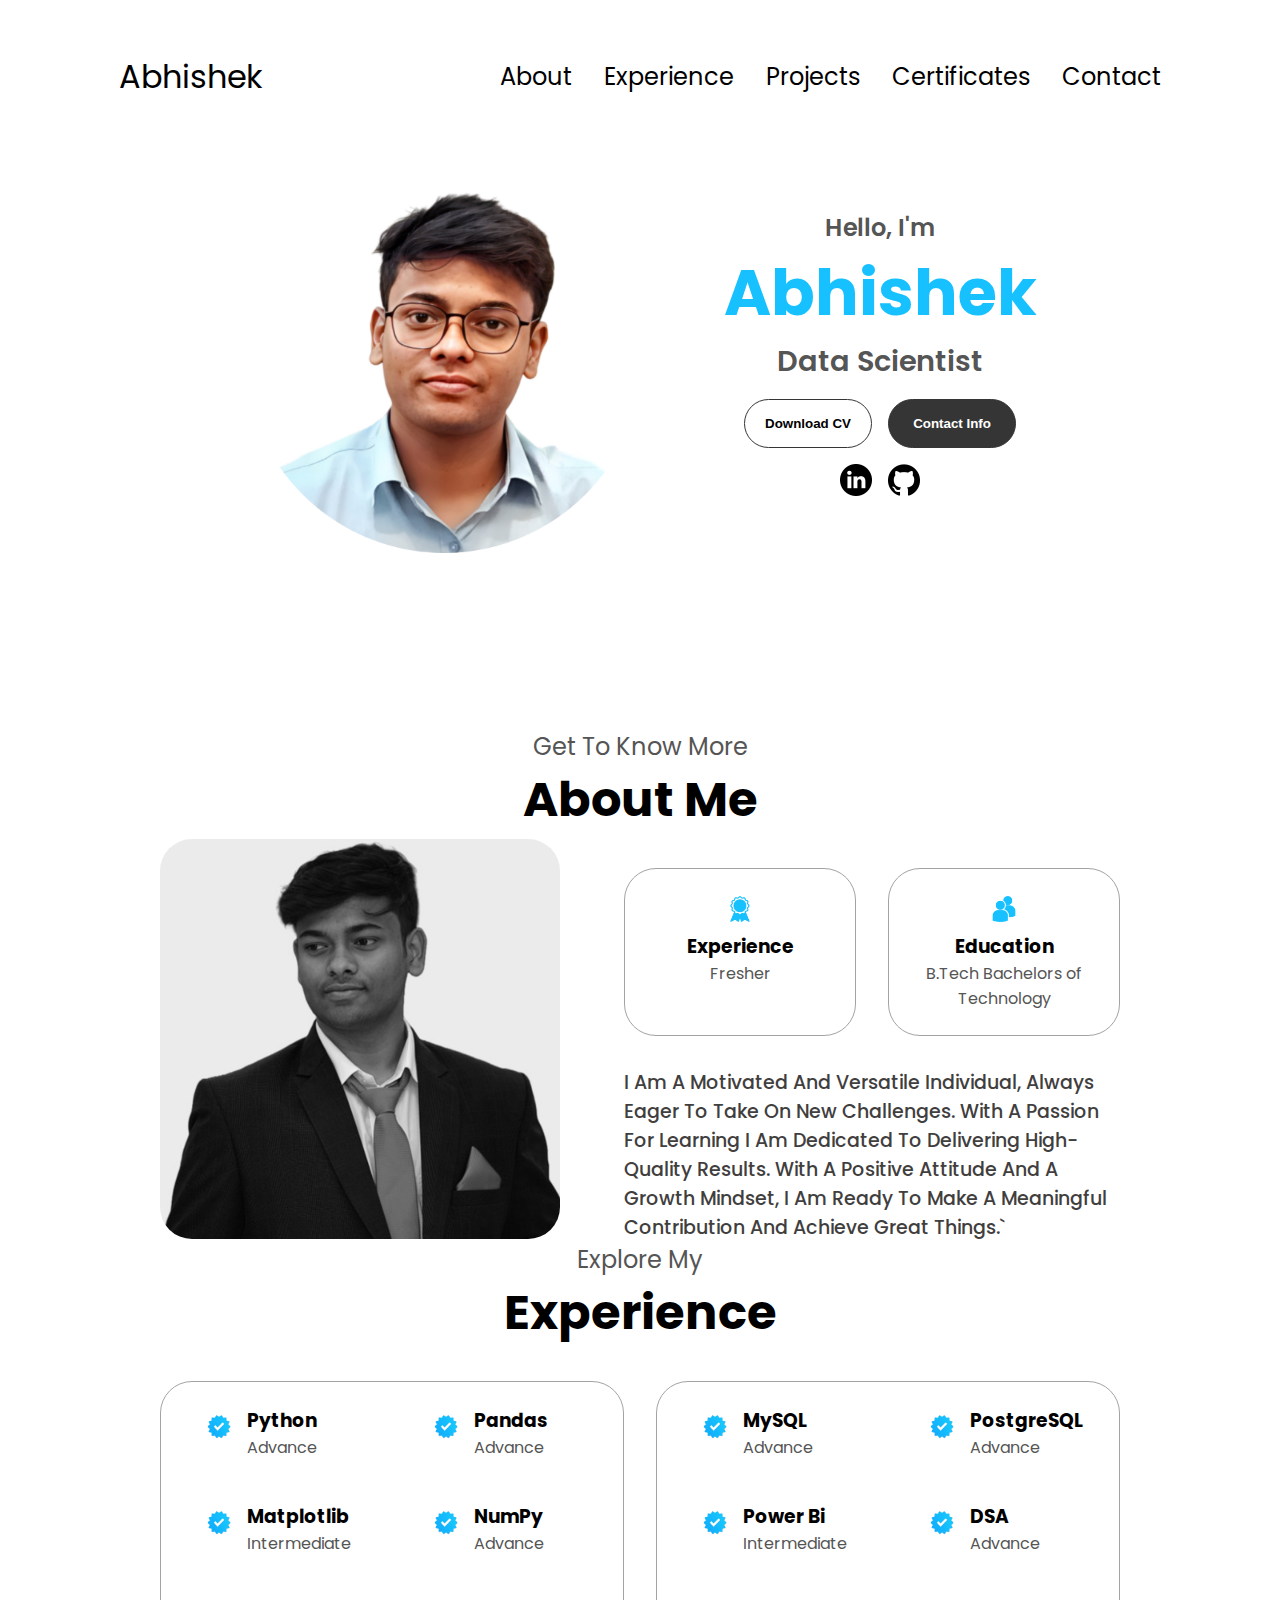
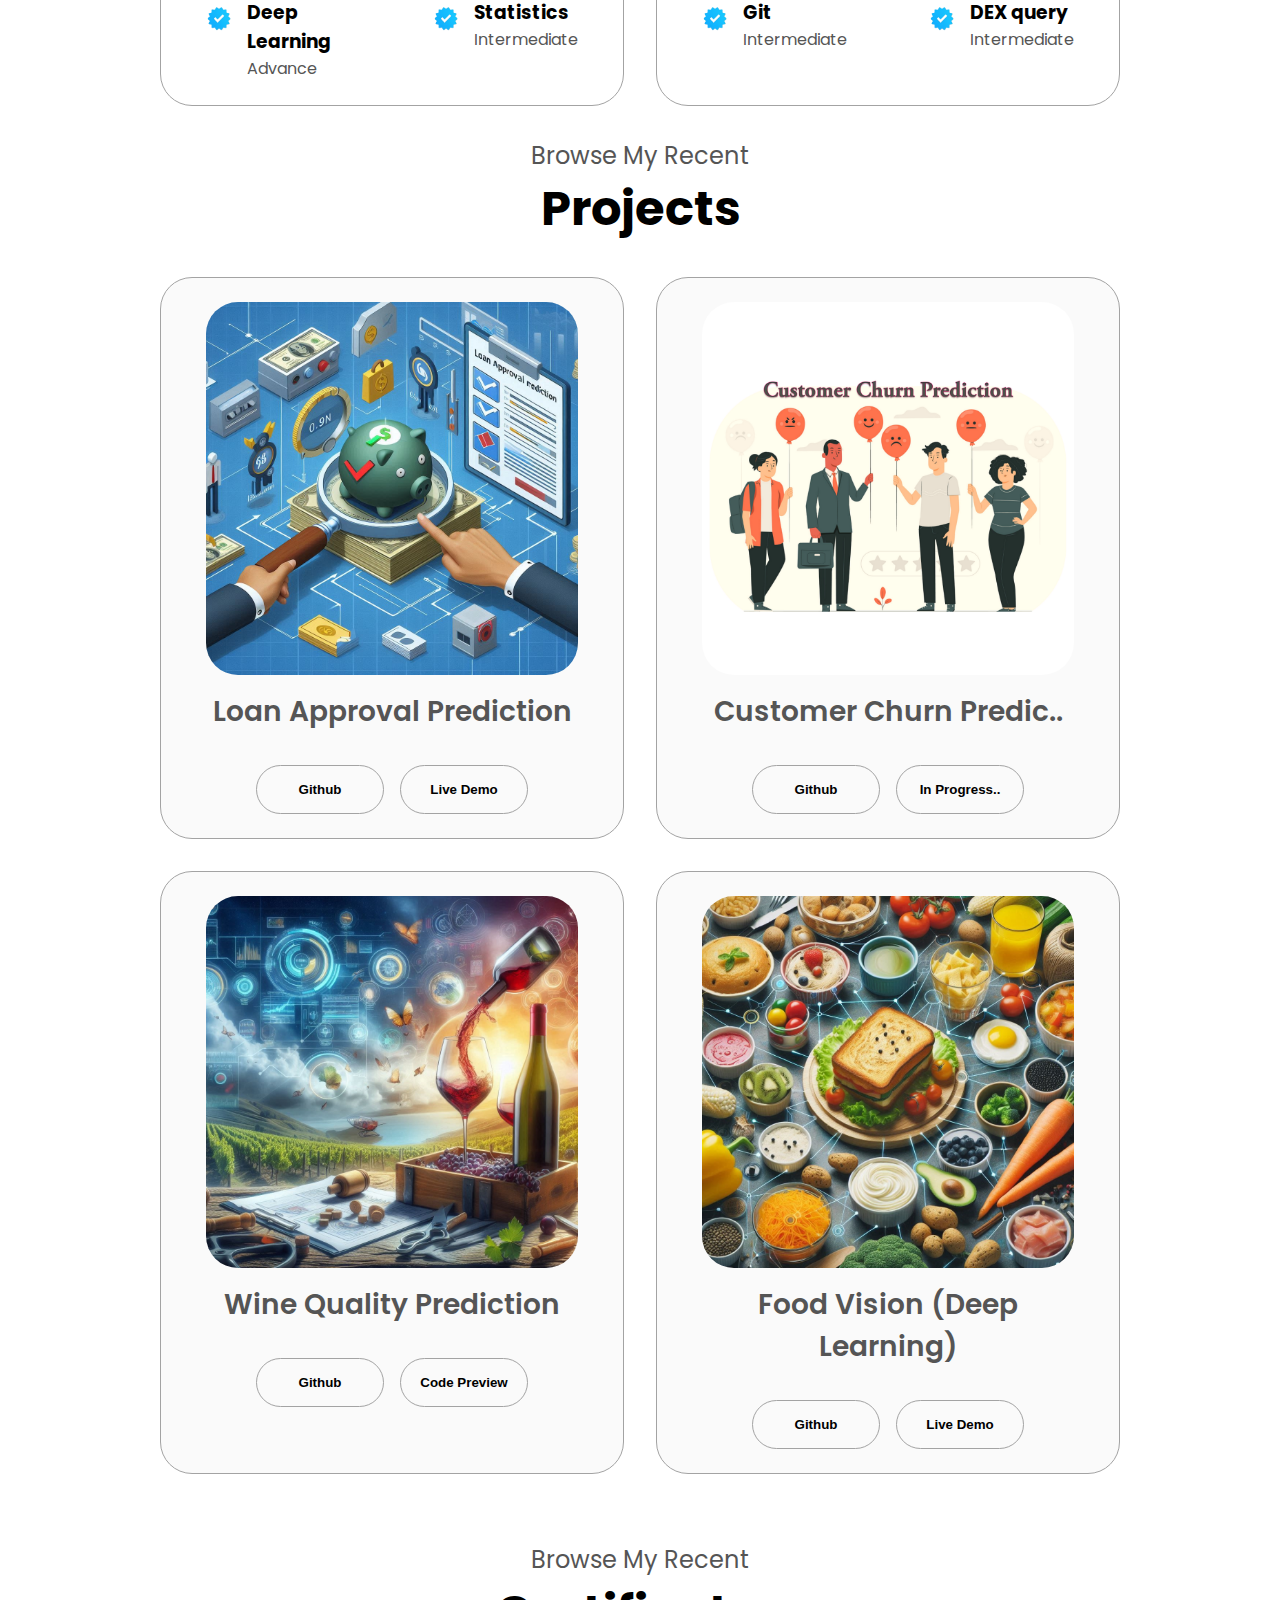
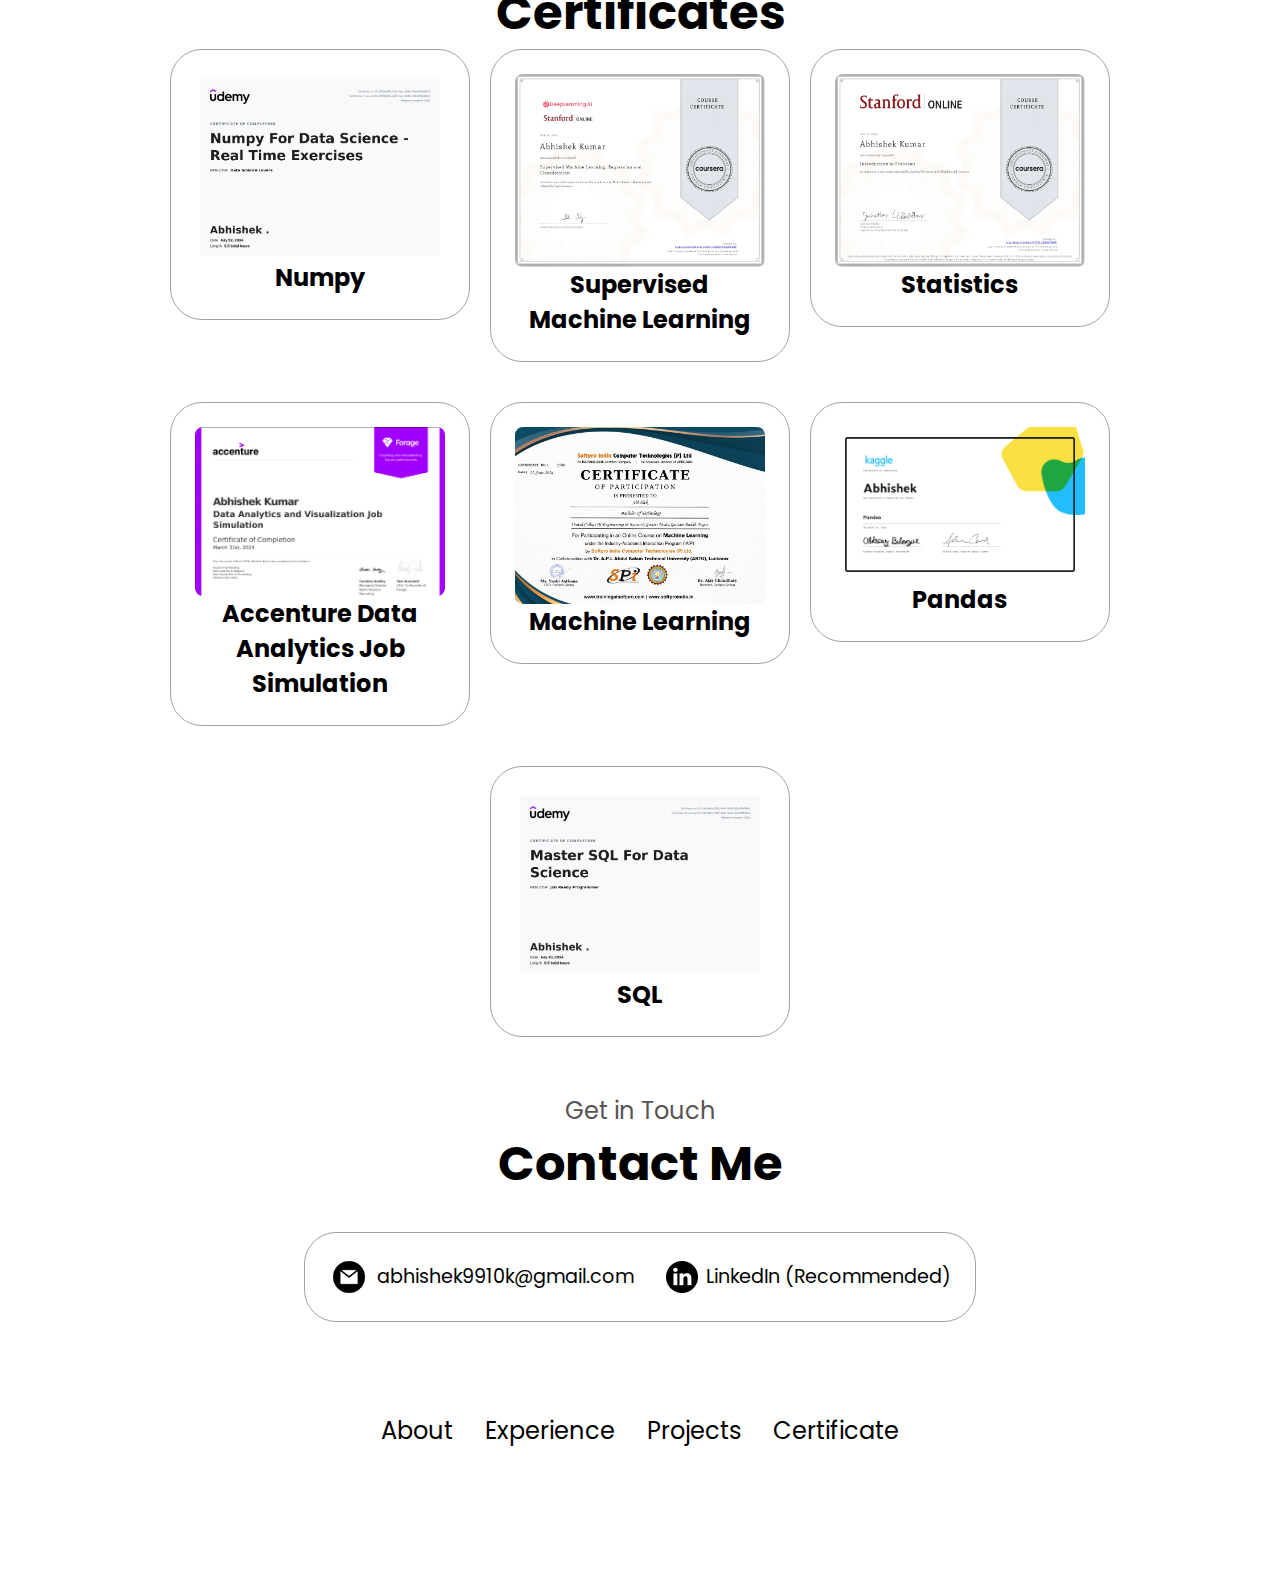
<file: index.html>
<!DOCTYPE html>
<html lang="en">
  <head>
    <meta charset="UTF-8" />
    <meta http-equiv="X-UA-Compatible" content="IE=edge" />
    <meta name="viewport" content="width=device-width, initial-scale=1.0" />
    <title>Abhishek Portfolio</title>
    <link rel="icon" href="./assets/favicon.ico" type="image/x-icon" />
    <link rel="stylesheet" href="style.css" />
    <link rel="stylesheet" href="mediaqueries.css" />
  </head>
  <body>
    <nav id="desktop-nav">
      <div class="logo">Abhishek</div>
      <div>
        <ul class="nav-links">
          <li><a href="#about">About</a></li>
          <li><a href="#experience">Experience</a></li>
          <li><a href="#projects">Projects</a></li>
          <li><a href="#certificate">Certificates</a></li>
          <li><a href="#contact">Contact</a></li>
        </ul>
      </div>
    </nav>
    <nav id="hamburger-nav">
      <div class="logo">Abhishek</div>
      <div class="hamburger-menu">
        <div class="hamburger-icon" onclick="toggleMenu()">
          <span></span>
          <span></span>
          <span></span>
        </div>
        <div class="menu-links">
          <li><a href="#about" onclick="toggleMenu()">About</a></li>
          <li><a href="#experience" onclick="toggleMenu()">Experience</a></li>
          <li><a href="#projects" onclick="toggleMenu()">Projects</a></li>
          <li><a href="#contact" onclick="toggleMenu()">Contact</a></li>
        </div>
      </div>
    </nav>
    <section id="profile">
      <div class="section__pic-container">
        <img src="./assets/abhi_hero2.png" alt="abhishek profile picture" />
      </div>
      <div class="section__text">
        <p class="section__text__p1">Hello, I'm</p>
        <h1 class="section_title">Abhishek</h1>
        <p class="section__text__p2">Data Scientist</p>
        <div class="btn-container">
          <button
            class="btn btn-color-2"
            onclick="window.open('assets/Abhishek_Resume.pdf', '_blank')"
          >
            Download CV
          </button>

          <!-- <button class="btn btn-color-2" onclick="window.open('no_resume.html', '_blank')" >
            Download CV
          </button> -->

          <button class="btn btn-color-1" onclick="location.href='./#contact'">
            Contact Info
          </button>
        </div>
        <div id="socials-container">
          <img
            src="./assets/linkedin.png"
            alt="My LinkedIn profile"
            class="icon"
            onclick="window.open('https://www.linkedin.com/in/abhishek9910/')"
          />
          <img
            src="./assets/github.png"
            alt="My Github profile"
            class="icon"
            onclick="window.open('https://github.com/abhi24112')"
          />
        </div>
      </div>
    </section>
    <section id="about">
      <p class="section__text__p1">Get To Know More</p>
      <h1 class="title">About Me</h1>
      <div class="section-container">
        <div class="section__pic-container">
          <img
            src="./assets/black_white-removebg-preview.jpg"
            alt="Profile picture"
            class="about-pic"
          />
        </div>
        <div class="about-details-container">
          <div class="about-containers">
            <div class="details-container">
              <img
                src="./assets/exp.png"
                alt="Experience icon"
                class="icon"
              />
              <h3>Experience</h3>
              <p>Fresher</p>
            </div>
            <div class="details-container">
              <img
                src="./assets/education.png"
                alt="Education icon"
                class="icon"
              />
              <h3>Education</h3>
              <p>B.Tech Bachelors of Technology</p>
            </div>
          </div>
          <div class="text-container">
            <p>
              I Am A Motivated And Versatile Individual, Always Eager To Take On New Challenges. 
              With A Passion For Learning I Am Dedicated To Delivering High-Quality Results. 
              With A Positive Attitude And A Growth Mindset, 
              I Am Ready To Make 
              A Meaningful Contribution And Achieve Great Things.`
            </p>
          </div>
        </div>
      </div>
      <!-- <img
        src="./assets/arrow.png"
        alt="Arrow icon"
        class="icon arrow"
        onclick="location.href='./#experience'"
      /> -->
    </section>
    <section id="experience">
      <p class="section__text__p1">Explore My</p>
      <h1 class="title">Experience</h1>
      <div class="experience-details-container">
        <div class="about-containers">
          <div class="details-container">
            <!-- <h2 class="experience-sub-title">Frontend Development</h2> -->
            <div class="article-container">
              <article>
                <img
                  src="./assets/checkm-removebg-preview.png"
                  alt="Experience icon"
                  class="icon"
                />
                <div>
                  <h3>Python</h3>
                  <p>Advance</p>
                </div>
              </article>
              <article>
                <img
                  src="./assets/checkm-removebg-preview.png"
                  alt="Experience icon"
                  class="icon"
                />
                <div>
                  <h3>Pandas</h3>
                  <p>Advance</p>
                </div>
              </article>
              <article>
                <img
                  src="./assets/checkm-removebg-preview.png"
                  alt="Experience icon"
                  class="icon"
                />
                <div>
                  <h3>Matplotlib</h3>
                  <p>Intermediate</p>
                </div>
              </article>
              <article>
                <img
                  src="./assets/checkm-removebg-preview.png"
                  alt="Experience icon"
                  class="icon"
                />
                <div>
                  <h3>NumPy</h3>
                  <p>Advance</p>
                </div>
              </article>
              <article>
                <img
                  src="./assets/checkm-removebg-preview.png"
                  alt="Experience icon"
                  class="icon"
                />
                <div>
                  <h3>Deep Learning</h3>
                  <p>Advance</p>
                </div>
              </article>
              <article>
                <img
                  src="./assets/checkm-removebg-preview.png"
                  alt="Experience icon"
                  class="icon"
                />
                <div>
                  <h3>Statistics</h3>
                  <p>Intermediate</p>
                </div>
              </article>
            </div>
          </div>
          <div class="details-container">
            <!-- <h2 class="experience-sub-title">Frontend Development</h2> -->
            <div class="article-container">
              <article>
                <img
                  src="./assets/checkm-removebg-preview.png"
                  alt="Experience icon"
                  class="icon"
                />
                <div>
                  <h3>MySQL</h3>
                  <p>Advance</p>
                </div>
              </article>
              <article>
                <img
                  src="./assets/checkm-removebg-preview.png"
                  alt="Experience icon"
                  class="icon"
                />
                <div>
                  <h3>PostgreSQL</h3>
                  <p>Advance</p>
                </div>
              </article>
              <article>
                <img
                  src="./assets/checkm-removebg-preview.png"
                  alt="Experience icon"
                  class="icon"
                />
                <div>
                  <h3>Power Bi</h3>
                  <p>Intermediate</p>
                </div>
              </article>
              <article>
                <img
                  src="./assets/checkm-removebg-preview.png"
                  alt="Experience icon"
                  class="icon"
                />
                <div>
                  <h3>DSA</h3>
                  <p>Advance</p>
                </div>
              </article>
              <article>
                <img
                  src="./assets/checkm-removebg-preview.png"
                  alt="Experience icon"
                  class="icon"
                />
                <div>
                  <h3>Git</h3>
                  <p>Intermediate</p>
                </div>
              </article>
              <article>
                <img
                  src="./assets/checkm-removebg-preview.png"
                  alt="Experience icon"
                  class="icon"
                />
                <div>
                  <h3>DEX query</h3>
                  <p>Intermediate</p>
                </div>
              </article>
            </div>
          </div>
        </div>
      </div>
      <!-- <img
        src="./assets/arrow.png"
        alt="Arrow icon"
        class="icon arrow"
        onclick="location.href='./#projects'"
      /> -->
    </section>
    <section id="projects">
      <p class="section__text__p1">Browse My Recent</p>
      <h1 class="title">Projects</h1>
      <div class="experience-details-container">
        <div class="about-containers">
          <div class="details-container color-container">
            <div class="article-container">
              <img
                src="./assets/project-1.png"
                alt="Project 1"
                class="project-img"
              />
            </div>
            <h2 class="experience-sub-title project-title">Loan Approval Prediction</h2>
            <div class="btn-container">
              <button
                class="btn btn-color-2 project-btn"
                onclick="window.open('https://github.com/abhi24112/Loan-Approval-Prediction-.git')"
              >
                Github
              </button>
              <button
                class="btn btn-color-2 project-btn"
                onclick="window.open('https://loan-approval-prediction-jc8r.onrender.com/')"
              >
                Live Demo
              </button>
            </div>
          </div>
          <div class="details-container color-container">
            <div class="article-container">
              <img
                src="./assets/project-2.png"
                alt="Project 2"
                class="project-img"
              />
            </div>
            <h2 class="experience-sub-title project-title", alt="Customer Churn Prediction">Customer Churn Predic..</h2>
            <div class="btn-container">
              <button
                class="btn btn-color-2 project-btn"
                onclick="window.open('https://github.com/abhi24112/Churn_Prediction_telecom')"
              >
                Github
              </button>
              <button
                class="btn btn-color-2 project-btn"
                onclick="window.open('https://github.com/abhi24112/Churn_Prediction_telecom')"
              >
                In Progress..
              </button>
            </div>
          </div>
          <div class="details-container color-container">
            <div class="article-container">
              <img
                src="./assets/wine quality prediction project.jpeg"
                alt="Project 3"
                class="project-img"
              />
            </div>
            <h2 class="experience-sub-title project-title", alt="Wine Quality Prediction">Wine Quality Prediction</h2>
            <div class="btn-container">
              <button
                class="btn btn-color-2 project-btn"
                onclick="window.open('https://github.com/abhi24112/Wine-Quality-Prediction')"
              >
                Github
              </button>
              <button
                class="btn btn-color-2 project-btn"
                onclick="window.open('https://github.com/abhi24112/Wine-Quality-Prediction/blob/main/Wine%20Quality%20Prediction.ipynb')"
              >
                Code Preview
              </button>
            </div>
          </div>
          <div class="details-container color-container">
            <div class="article-container">
              <img
                src="./assets/image.jpeg"
                alt="Project 4"
                class="project-img"
              />
            </div>
            <h2 class="experience-sub-title project-title">Food Vision (Deep Learning)</h2>
            <div class="btn-container">
              <button
                class="btn btn-color-2 project-btn"
                onclick="window.open('https://github.com/abhi24112/Food101_Vision_Project-')"
              >
                Github
              </button>
              <button
                class="btn btn-color-2 project-btn"
                onclick="window.open('https://food101-prediction.streamlit.app/')"
              >
                Live Demo
              </button>
            </div>
          </div>
        </div>
      </div>
      <!-- <img
        src="./assets/arrow.png"
        alt="Arrow icon"
        class="icon arrow"
        onclick="location.href='./#contact'"
      /> -->
    </section>


<!-- Certificate Section -->
    <section id="certificate">
      <p class="section__text__p1">Browse My Recent</p>
      <h1 class="title">Certificates</h1>
      <div class="certificate-wrapper">
        <div class="certificate-item">
          <div class="cerdetail-container color-container">
            <a href="https://www.udemy.com/certificate/UC-9326a803-5d61-4ecc-9980-6b6e606a88c6/" target="_blank" class="certificate-link">
              <div class="certificate-container">
                <img src="assets\numpy.jpg" alt="Numpy Certificate" class="certificate-img">
              </div>
              <h2 class="certificate-sub-title">Numpy</h2>
            </a>
          </div>
        </div>
        <div class="certificate-item">
          <div class="cerdetail-container color-container">
            <a href="https://coursera.org/share/c11bd232d0f5179280b59793c2954173" target="_blank" class="certificate-link">
              <div class="certificate-container">
                <img src="assets\supervised.jpg" alt="deeplearnig.ai Standford Certificate" class="certificate-img">
              </div>
              <h2 class="certificate-sub-title">Supervised Machine Learning</h2>
            </a>
          </div>
        </div>
        <div class="certificate-item">
          <div class="cerdetail-container color-container">
            <a href="https://coursera.org/share/4122ca90758fc94a66b3f85af03d422b" target="_blank" class="certificate-link">
              <div class="certificate-container">
                <img src="assets\statistics.jpg" alt="Standford Certificate" class="certificate-img">
              </div>
              <h2 class="certificate-sub-title">Statistics</h2>
            </a>
          </div>
        </div>
        <div class="certificate-item">
          <div class="cerdetail-container color-container">
            <a href="https://forage-uploads-prod.s3.amazonaws.com/completion-certificates/Accenture%20North%20America/hzmoNKtzvAzXsEqx8_Accenture%20North%20America_gLywKjaPsaZXcNJGS_1711901555198_completion_certificate.pdf" target="_blank" class="certificate-link">
              <div class="certificate-container">
                <img src="assets\accenture.png" alt="accenture Certificate" class="certificate-img">
              </div>
              <h2 class="certificate-sub-title">Accenture Data Analytics Job Simulation</h2>
            </a>
          </div>
        </div>
        <div class="certificate-item">
          <div class="cerdetail-container color-container">
            <a href="https://drive.google.com/file/d/16DqFGQH0BVQe_my7ss2_tNaxTNeK2F7A/view?usp=sharing" target="_blank" class="certificate-link">
              <div class="certificate-container">
                <img src="assets\softpro.jpg" alt="Machine Learning Certificate" class="certificate-img">
              </div>
              <h2 class="certificate-sub-title">Machine Learning</h2>
            </a>
          </div>
        </div>
        <div class="certificate-item">
          <div class="cerdetail-container color-container">
            <a href="https://www.kaggle.com/learn/certification/abhishek9910/pandas" target="_blank" class="certificate-link">
              <div class="certificate-container">
                <img src="assets\panda.png" alt="Pandas Certificate" class="certificate-img">
              </div>
              <h2 class="certificate-sub-title">Pandas</h2>
            </a>
          </div>
        </div>
        <div class="certificate-item">
          <div class="cerdetail-container color-container">
            <a href="https://www.kaggle.com/learn/certification/abhishek9910/pandas" target="_blank" class="certificate-link">
              <div class="certificate-container">
                <img src="assets\sql.jpg" alt="SQL Certificate" class="certificate-img">
              </div>
              <h2 class="certificate-sub-title">SQL</h2>
            </a>
          </div>
        </div>
        <!-- Add more certificate items as needed -->
      </div>
    </section>
    

    <section id="contact">
      <p class="section__text__p1">Get in Touch</p>
      <h1 class="title">Contact Me</h1>
      <div class="contact-info-upper-container">
        <div class="contact-info-container">
          <img
            src="./assets/email.png"
            alt="Email icon"
            class="icon contact-icon email-icon"
          />
          <p><a href="mailto:abhishek9910k@gmail.com">abhishek9910k@gmail.com</a></p>
        </div>
        <div class="contact-info-container">
          <img
            src="./assets/linkedin.png"
            alt="LinkedIn icon"
            class="icon contact-icon"
          />
          <p><a href="https://www.linkedin.com/in/abhishek9910/">LinkedIn (Recommended)</a></p>
        </div>
      </div>
    </section>
    <footer>
      <nav>
        <div class="nav-links-container">
          <ul class="nav-links">
            <li><a href="#about">About</a></li>
            <li><a href="#experience">Experience</a></li>
            <li><a href="#projects">Projects</a></li>
            <li><a href="#certificate">Certificate</a></li>
          </ul>
        </div>
      </nav>
    </footer>
    <script src="script.js"></script>
  </body>
</html>
</file>
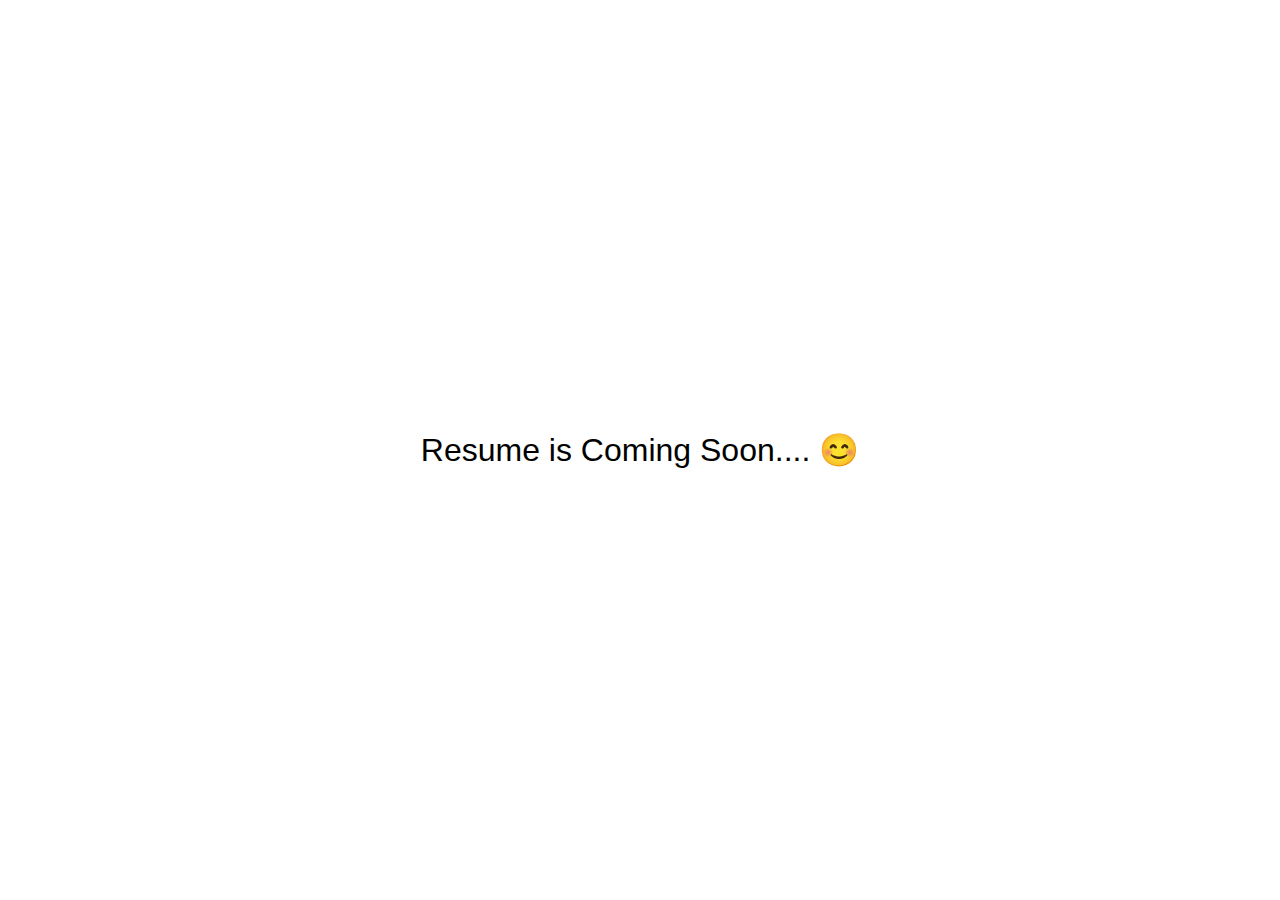
<file: no_resume.html>
<!DOCTYPE html>
<html lang="en">
<head>
    <meta charset="UTF-8">
    <meta name="viewport" content="width=device-width, initial-scale=1.0">
    <link rel="icon" href="./assets/favicon.ico" type="image/x-icon" />
    <title>Resume Coming Soon</title>
    <style>
        body {
            display: flex;
            justify-content: center;
            align-items: center;
            height: 100vh;
            margin: 0;
            background-color: white;
            font-family: Arial, sans-serif;
        }
        .message {
            text-align: center;
            font-size: 2rem;
            color: black;
        }
    </style>
</head>
<body>
    <div class="message">
        Resume is Coming Soon.... 😊
    </div>
</body>
</html>
</file>
<file: style.css>
/* GENERAL */

@import url("https://fonts.googleapis.com/css2?family=Poppins:wght@300;400;500;600&display=swap");

* {
  margin: 0;
  padding: 0;
}

body {
  margin: 0;
  padding: 0;
  box-sizing: border-box;
  font-family: "Poppins", sans-serif;
}

html {
  scroll-behavior: smooth;
}

p {
  color: rgb(85, 85, 85);
}

/* TRANSITION */

a,
.btn {
  transition: all 300ms ease;
}

/* DESKTOP NAV */

nav,
.nav-links {
  display: flex;
}

nav {
  justify-content: space-around;
  align-items: center;
  height: 17vh;
}

.nav-links {
  gap: 2rem;
  list-style: none;
  font-size: 1.5rem;
}

a {
  color: black;
  text-decoration: none;
  text-decoration-color: white;
}

a:hover {
  color: grey;
  text-decoration: underline;
  text-underline-offset: 1rem;
  text-decoration-color: rgb(181, 181, 181);
}

.logo {
  font-size: 2rem;
}

.logo:hover {
  cursor: default;
}

/* HAMBURGER MENU */

#hamburger-nav {
  display: none;
}

.hamburger-menu {
  position: relative;
  display: inline-block;
}

.hamburger-icon {
  display: flex;
  flex-direction: column;
  justify-content: space-between;
  height: 24px;
  width: 30px;
  cursor: pointer;
}

.hamburger-icon span {
  width: 100%;
  height: 2px;
  background-color: black;
  transition: all 0.3 ease-in-out;
}

.menu-links {
  position: absolute;
  top: 100%;
  right: 0;
  background-color: white;
  width: fit-content;
  max-height: 0;
  overflow: hidden;
  transition: all 0.3 ease-in-out;
}

.menu-links a {
  display: block;
  padding: 10px;
  text-align: center;
  font-size: 1.5rem;
  color: black;
  text-decoration: none;
  transition: all 0.3 ease-in-out;
}

.menu-links li {
  list-style: none;
}

.menu-links.open {
  max-height: 300px;
}

.hamburger-icon.open span:first-child {
  transform: rotate(45deg) translate(10px, 5px);
}

.hamburger-icon.open span:nth-child(2) {
  opacity: 0;
}

.hamburger-icon.open span:last-child {
  transform: rotate(-45deg) translate(10px, -5px);
}

.hamburger-icon span:first-child {
  transform: none;
}

.hamburger-icon span:first-child {
  opacity: 1;
}

.hamburger-icon span:first-child {
  transform: none;
}

/* SECTIONS */

section {
  padding-top: 4vh 0;
  margin: 0 10rem;
  box-sizing: border-box;
  min-height: fit-content;
}

.section-container {
  display: flex;
}

/* PROFILE SECTION */

#profile {
  display: flex;
  justify-content: center;
  gap: 5rem;
  height: 80vh;
  padding-bottom: 40px;
}

.section__pic-container {
  display: flex;
  height: 400px;
  width: 400px;
  margin: auto 0;
}

.section__text {
  align-self: center;
  text-align: center;
}

.section_title{
  color: rgba(23,193,255,255);
  font-size: 4rem;
  text-align: center;
}
.section__text p {
  font-weight: 600;
}

.section__text__p1 {
  text-align: center;
  font-size: 1.5rem;
}

.section__text__p2 {
  font-size: 1.80rem;
  margin-bottom: 1rem;
}

.title {
  font-size: 3rem;
  text-align: center;
}

#socials-container {
  display: flex;
  justify-content: center;
  margin-top: 1rem;
  gap: 1rem;
}

/* ICONS */

.icon {
  cursor: pointer;
  height: 2rem;
}

/* BUTTONS */

.btn-container {
  display: flex;
  justify-content: center;
  gap: 1rem;
}

.btn {
  font-weight: 600;
  transition: all 300ms ease;
  padding: 1rem;
  width: 8rem;
  border-radius: 2rem;
}

.btn-color-1,
.btn-color-2 {
  border: rgb(53, 53, 53) 0.1rem solid;
}

.btn-color-1:hover,
.btn-color-2:hover {
  cursor: pointer;
}

.btn-color-1,
.btn-color-2:hover {
  background: rgb(53, 53, 53);
  color: white;
}

.btn-color-1:hover {
  background: rgb(0, 0, 0);
}

.btn-color-2 {
  background: none;
}

.btn-color-2:hover {
  border: rgb(255, 255, 255) 0.1rem solid;
}

.btn-container {
  gap: 1rem;
}

/* ABOUT SECTION */

#about {
  position: relative;
  padding-top: 40px;
}

.about-containers {
  gap: 2rem;
  margin-bottom: 2rem;
  margin-top: 2rem;
}

.text-container p{
  color: rgb(65, 62, 62);
  font-weight: 490;
  font-size: 19px;
}

.about-details-container {
  justify-content: flex-start;
  flex-direction: column;
}

.about-containers,
.about-details-container {
  display: flex;
}

.about-pic {
  border-radius: 2rem;
}

.arrow {
  position: absolute;
  right: -5rem;
  bottom: 2.5rem;
}

.details-container {
  padding: 1.5rem;
  flex: 1;
  background: white;
  border-radius: 2rem;
  border: rgb(53, 53, 53) 0.1rem solid;
  border-color: rgb(163, 163, 163);
  text-align: center;
}

.section-container {
  gap: 4rem;
  height: 80%;
}

.section__pic-container {
  height: 400px;
  width: 400px;
  margin: auto 0;
}

/* PROJECTS SECTION */

#projects {
  position: relative;
}

.color-container {
  border-color: rgb(163, 163, 163);
  background: rgb(250, 250, 250);
}

.project-img {
  border-radius: 2rem;
  width: 90%;
  height: 90%;
}

.project-title {
  margin: 1rem;
  color: black;
}

.project-btn {
  color: black;
  border-color: rgb(163, 163, 163);
}

/* CONTACT */

#contact {
  display: flex;
  justify-content: center;
  flex-direction: column;
  height: 70vh;
}

.contact-info-upper-container {
  display: flex;
  justify-content: center;
  border-radius: 2rem;
  border: rgb(53, 53, 53) 0.1rem solid;
  border-color: rgb(163, 163, 163);
  background: (250, 250, 250);
  margin: 2rem auto;
  padding: 0.5rem;
}

.contact-info-container {
  display: flex;
  align-items: center;
  justify-content: center;
  gap: 0.5rem;
  margin: 1rem;
}

.contact-info-container p {
  font-size: larger;
}

.contact-icon {
  cursor: default;
}

.email-icon {
  height: 2.5rem;
}

/* FOOTER SECTION */

footer {
  height: 26vh;
  margin: 50 1rem;
}

footer p {
  text-align: center;
}


/* CERTIFICATE SECTION */

#certificate {
  position: relative;
  padding: 4vh 0; /* Adjust padding as needed */
}

/* Container for each certificate */
.certificate-wrapper {
  display: flex;
  flex-wrap: wrap; /* Allows items to wrap onto multiple lines */
  gap: 20px; /* Space between items */
  justify-content: center; /* Center items horizontally */
}

/* Style for each certificate item */
.certificate-item {
  flex: 1 1 calc(33.333% - 20px); /* Adjusts to fit 3 items per line, with gap space considered */
  max-width: calc(33.333% - 20px); /* Ensures each item does not exceed this width */
  box-sizing: border-box; /* Includes padding and border in width */
  margin-bottom: 20px; /* Space below each item */
}

/* Container for certificate image */
.certificate-container {
  width: 100%; /* Full width of its parent container */
  max-width: 100%; /* Maximum width to ensure responsiveness */
  overflow: hidden; /* Ensures the image doesn’t overflow the container */
  border-radius: 8px; /* Optional: Adds rounded corners */
}

/* Style for the images */
.certificate-img {
  width: 100%; /* Ensures the image takes up full container width */
  height: auto; /* Maintains aspect ratio */
  display: block; /* Removes bottom space */
}

/* it providing the boder to the certificate  */
.cerdetail-container{
  padding: 1.5rem;
  flex: 1;
  background: white;
  border-radius: 2rem;
  border: rgb(53, 53, 53) 0.1rem solid;
  border-color: rgb(163, 163, 163);
  text-align: center;
}

.experience-sub-title {
  color: rgb(85, 85, 85);
  font-weight: 600;
  font-size: 1.75rem;
  margin-bottom: 2rem;
}

.experience-details-container {
  display: flex;
  justify-content: center;
  flex-direction: column;
}

.article-container {
  display: flex;
  text-align: initial;
  flex-wrap: wrap;
  flex-direction: row;
  gap: 2.5rem;
  justify-content: space-around;
}

article {
  display: flex;
  width: 10rem;
  justify-content: left;
  gap: 0.5rem;
}

article .icon {
  width: 2.5rem; /* Increased width for larger image */
  height: 2.5rem; /* Adjust height accordingly */
  margin-bottom: 1rem; /* Added space below icon */
}

article .icon {
  cursor: default;
}
</file>
<file: mediaqueries.css>
/* Adjust layout and spacing for large screens */
@media screen and (max-width: 1400px) {
  #profile {
    height: auto;
    margin-bottom: 6rem;
  }
  .about-containers {
    flex-wrap: wrap;
  }
  #certificate {
    height: fit-content;
  }
  .certificate-containers {
    flex-wrap: wrap;
  }
  #contact,
  #projects {
    height: fit-content;
  }
}

/* Adjust layout and spacing for medium screens */
@media screen and (max-width: 1200px) {
  #desktop-nav {
    display: none;
  }
  #hamburger-nav {
    display: flex;
  }
  #experience,
  .experience-details-container {
    margin-top: 2rem;
  }
  #profile,
  .section-container {
    display: block;
  }
  .arrow {
    display: none;
  }
  section,
  .section-container {
    height: fit-content;
    margin: 0 5%;
  }
  .section__pic-container {
    width: 275px;
    height: 275px;
    margin: 0 auto 2rem;
  }
  .about-containers {
    margin-top: 0;
  }
  .certificate-containers {
    flex-wrap: wrap;
  }
}

/* Adjust layout and spacing for small screens */
@media screen and (max-width: 768px) {
  .certificate-item {
    flex: 1 1 calc(50% - 20px);
    max-width: calc(50% - 20px);
  }
}

/* Adjust layout and spacing for extra small screens */
@media screen and (max-width: 600px) {
  #contact,
  footer {
    height: 40vh;
  }
  #profile {
    height: auto;
    margin-bottom: 0;
  }
  article {
    font-size: 1rem;
  }
  footer nav {
    height: fit-content;
    margin-bottom: 2rem;
  }
  .about-containers,
  .contact-info-upper-container,
  .btn-container {
    flex-wrap: wrap;
  }

  .section_title{
    color: rgba(23,193,255,255);
    font-size: 2.5rem;
    text-align: center;
  }

  .contact-info-container {
    margin: 0;
  }
  .contact-info-container p,
  .nav-links li a {
    font-size: 1rem;
  }
  .experience-sub-title {
    font-size: 1.25rem;
  }
  .logo {
    font-size: 1.5rem;
  }
  .nav-links {
    flex-direction: column;
    gap: 0.5rem;
    text-align: center;
  }
  .section__pic-container {
    width: auto;
    height: 66vw;
    justify-content: center;
  }

  .section__text__p2 {
    font-size: 1.25rem;
  }
  .title {
    font-size: 2rem;
  }
  .text-container {
    text-align: justify;
  }
}

/* Adjust layout and spacing for extra extra small screens */
@media screen and (max-width: 480px) {
  .certificate-item {
    flex: 1 1 100%;
    max-width: 100%;
  }
}
</file>
